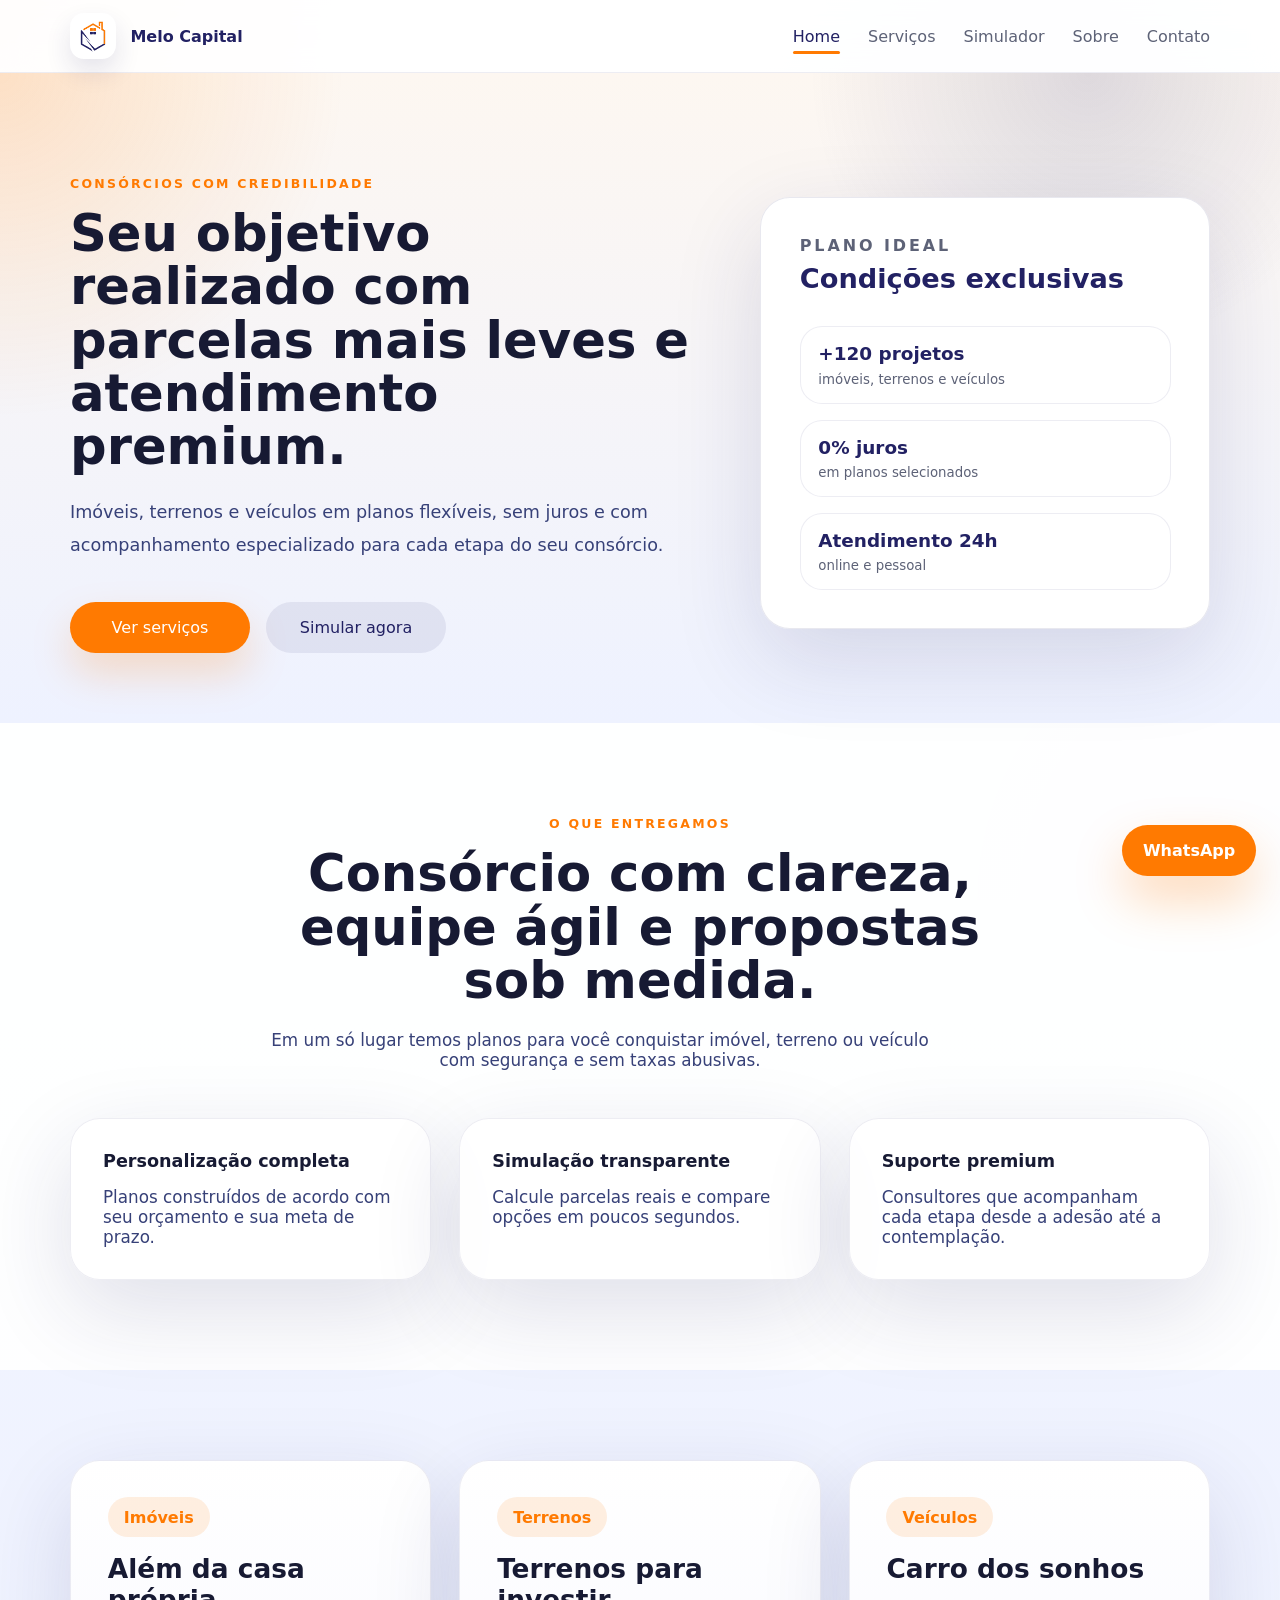
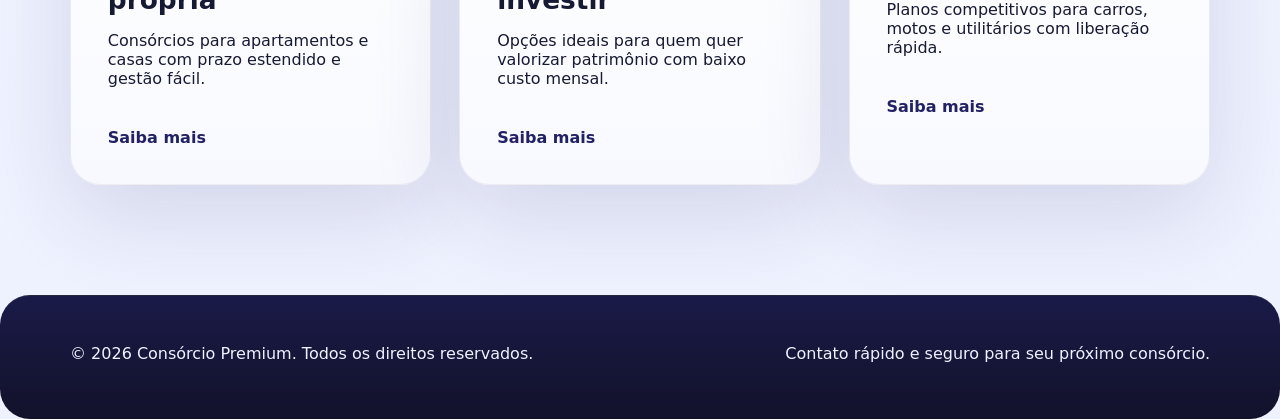
<file: index.html>
﻿<!DOCTYPE html>
<html lang="pt-BR">
  <head>
    <meta charset="UTF-8" />
    <meta name="viewport" content="width=device-width, initial-scale=1.0" />
    <title>Consórcio Premium | Home</title>
    <link rel="stylesheet" href="estilo.css" />
    <script src="script.js" defer></script>
  </head>
  <body>
    <header class="site-header">
      <div class="container header-inner">
        <a href="index.html" class="brand">
          <img src="logo.png" alt="Logo Consórcio Premium" class="brand-logo" />
          Melo Capital
        </a>
        <button class="menu-toggle" aria-expanded="false" aria-label="Abrir menu">Menu</button>
        <nav class="main-nav" aria-label="Menu principal">
          <a href="index.html">Home</a>
          <a href="servicos.html">Serviços</a>
          <a href="simulador.html">Simulador</a>
          <a href="sobre.html">Sobre</a>
          <a href="contato.html">Contato</a>
        </nav>
      </div>
    </header>

    <main>
      <section class="hero hero-home">
        <div class="container hero-grid">
          <div class="hero-copy">
            <span class="eyebrow">Consórcios com credibilidade</span>
            <h1>Seu objetivo realizado com parcelas mais leves e atendimento premium.</h1>
            <p>
              Imóveis, terrenos e veículos em planos flexíveis, sem juros e com
              acompanhamento especializado para cada etapa do seu consórcio.
            </p>
            <div class="hero-actions">
              <a class="btn btn-primary" href="servicos.html">Ver serviços</a>
              <a class="btn btn-secondary" href="simulador.html">Simular agora</a>
            </div>
          </div>

          <aside class="hero-panel">
            <div class="panel-head">
              <p>Plano ideal</p>
              <strong>Condições exclusivas</strong>
            </div>
            <div class="panel-features">
              <div>
                <span>+120 projetos</span>
                <small>imóveis, terrenos e veículos</small>
              </div>
              <div>
                <span>0% juros</span>
                <small>em planos selecionados</small>
              </div>
              <div>
                <span>Atendimento 24h</span>
                <small>online e pessoal</small>
              </div>
            </div>
          </aside>
        </div>
      </section>

      <section class="section section-overview">
        <div class="container">
          <div class="section-header center">
            <span class="eyebrow">O que entregamos</span>
            <h2>Consórcio com clareza, equipe ágil e propostas sob medida.</h2>
            <p>
              Em um só lugar temos planos para você conquistar imóvel, terreno ou
              veículo com segurança e sem taxas abusivas.
            </p>
          </div>

          <div class="feature-grid">
            <article class="feature-card">
              <strong>Personalização completa</strong>
              <p>Planos construídos de acordo com seu orçamento e sua meta de prazo.</p>
            </article>
            <article class="feature-card">
              <strong>Simulação transparente</strong>
              <p>Calcule parcelas reais e compare opções em poucos segundos.</p>
            </article>
            <article class="feature-card">
              <strong>Suporte premium</strong>
              <p>Consultores que acompanham cada etapa desde a adesão até a contemplação.</p>
            </article>
          </div>
        </div>
      </section>

      <section class="section section-preview">
        <div class="container preview-grid">
          <div class="preview-card">
            <span class="card-badge">Imóveis</span>
            <h3>Além da casa própria</h3>
            <p>Consórcios para apartamentos e casas com prazo estendido e gestão fácil.</p>
            <a href="servicos.html" class="link-card">Saiba mais</a>
          </div>
          <div class="preview-card">
            <span class="card-badge">Terrenos</span>
            <h3>Terrenos para investir</h3>
            <p>Opções ideais para quem quer valorizar patrimônio com baixo custo mensal.</p>
            <a href="servicos.html" class="link-card">Saiba mais</a>
          </div>
          <div class="preview-card">
            <span class="card-badge">Veículos</span>
            <h3>Carro dos sonhos</h3>
            <p>Planos competitivos para carros, motos e utilitários com liberação rápida.</p>
            <a href="servicos.html" class="link-card">Saiba mais</a>
          </div>
        </div>
      </section>
    </main>

    <a class="whatsapp-float" href="https://wa.me/551140001234" target="_blank" rel="noopener noreferrer">
      WhatsApp
    </a>

    <footer class="site-footer">
      <div class="container footer-inner">
        <p>© 2026 Consórcio Premium. Todos os direitos reservados.</p>
        <span>Contato rápido e seguro para seu próximo consórcio.</span>
      </div>
    </footer>
  </body>
</html>
</file>
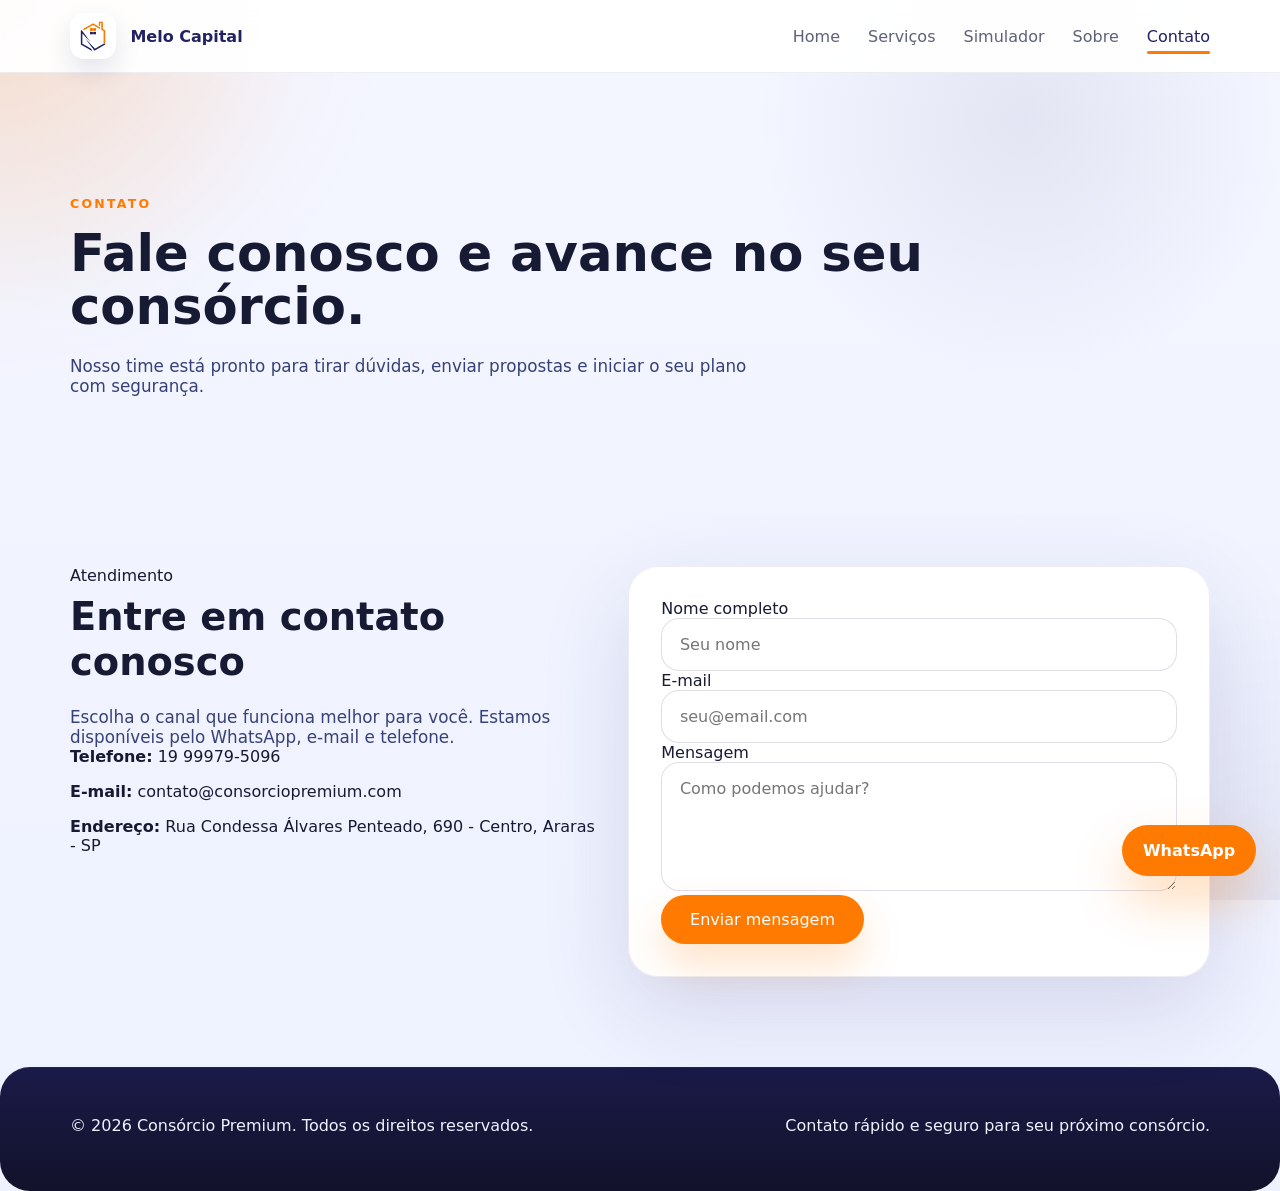
<file: contato.html>
﻿<!DOCTYPE html>
<html lang="pt-BR">
  <head>
    <meta charset="UTF-8" />
    <meta name="viewport" content="width=device-width, initial-scale=1.0" />
    <title>Consórcio Premium | Contato</title>
    <link rel="stylesheet" href="estilo.css" />
    <script src="script.js" defer></script>
  </head>
  <body>
    <header class="site-header">
      <div class="container header-inner">
        <a href="index.html" class="brand">
          <img src="logo.png" alt="Logo Melo Capital" class="brand-logo" />
          Melo Capital
        </a>
        <button class="menu-toggle" aria-expanded="false" aria-label="Abrir menu">Menu</button>
        <nav class="main-nav" aria-label="Menu principal">
          <a href="index.html">Home</a>
          <a href="servicos.html">Serviços</a>
          <a href="simulador.html">Simulador</a>
          <a href="sobre.html">Sobre</a>
          <a href="contato.html">Contato</a>
        </nav>
      </div>
    </header>

    <main>
      <section class="hero hero-page">
        <div class="container">
          <div class="page-heading">
            <span class="eyebrow">Contato</span>
            <h1>Fale conosco e avance no seu consórcio.</h1>
            <p>
              Nosso time está pronto para tirar dúvidas, enviar propostas e iniciar
              o seu plano com segurança.
            </p>
          </div>
        </div>
      </section>

      <section class="section section-contact">
        <div class="container contact-grid">
          <div class="contact-info">
            <span class="eyebrow">Atendimento</span>
            <h2>Entre em contato conosco</h2>
            <p>
              Escolha o canal que funciona melhor para você. Estamos disponíveis
              pelo WhatsApp, e-mail e telefone.
            </p>
            <ul class="contact-list">
              <li><strong>Telefone:</strong> 19 99979-5096</li>
              <li><strong>E-mail:</strong> contato@consorciopremium.com</li>
              <li><strong>Endereço:</strong>  Rua Condessa Álvares Penteado, 690 - Centro, Araras - SP</li>
            </ul>
          </div>
          <form class="contact-form">
            <label>
              Nome completo
              <input type="text" placeholder="Seu nome" />
            </label>
            <label>
              E-mail
              <input type="email" placeholder="seu@email.com" />
            </label>
            <label>
              Mensagem
              <textarea rows="5" placeholder="Como podemos ajudar?"></textarea>
            </label>
            <button type="button" class="btn btn-primary">Enviar mensagem</button>
          </form>
        </div>
      </section>
    </main>

    <a class="whatsapp-float" href="https://wa.me/551140001234" target="_blank" rel="noopener noreferrer">
      WhatsApp
    </a>

    <footer class="site-footer">
      <div class="container footer-inner">
        <p>© 2026 Consórcio Premium. Todos os direitos reservados.</p>
        <span>Contato rápido e seguro para seu próximo consórcio.</span>
      </div>
    </footer>
  </body>
</html>
</file>
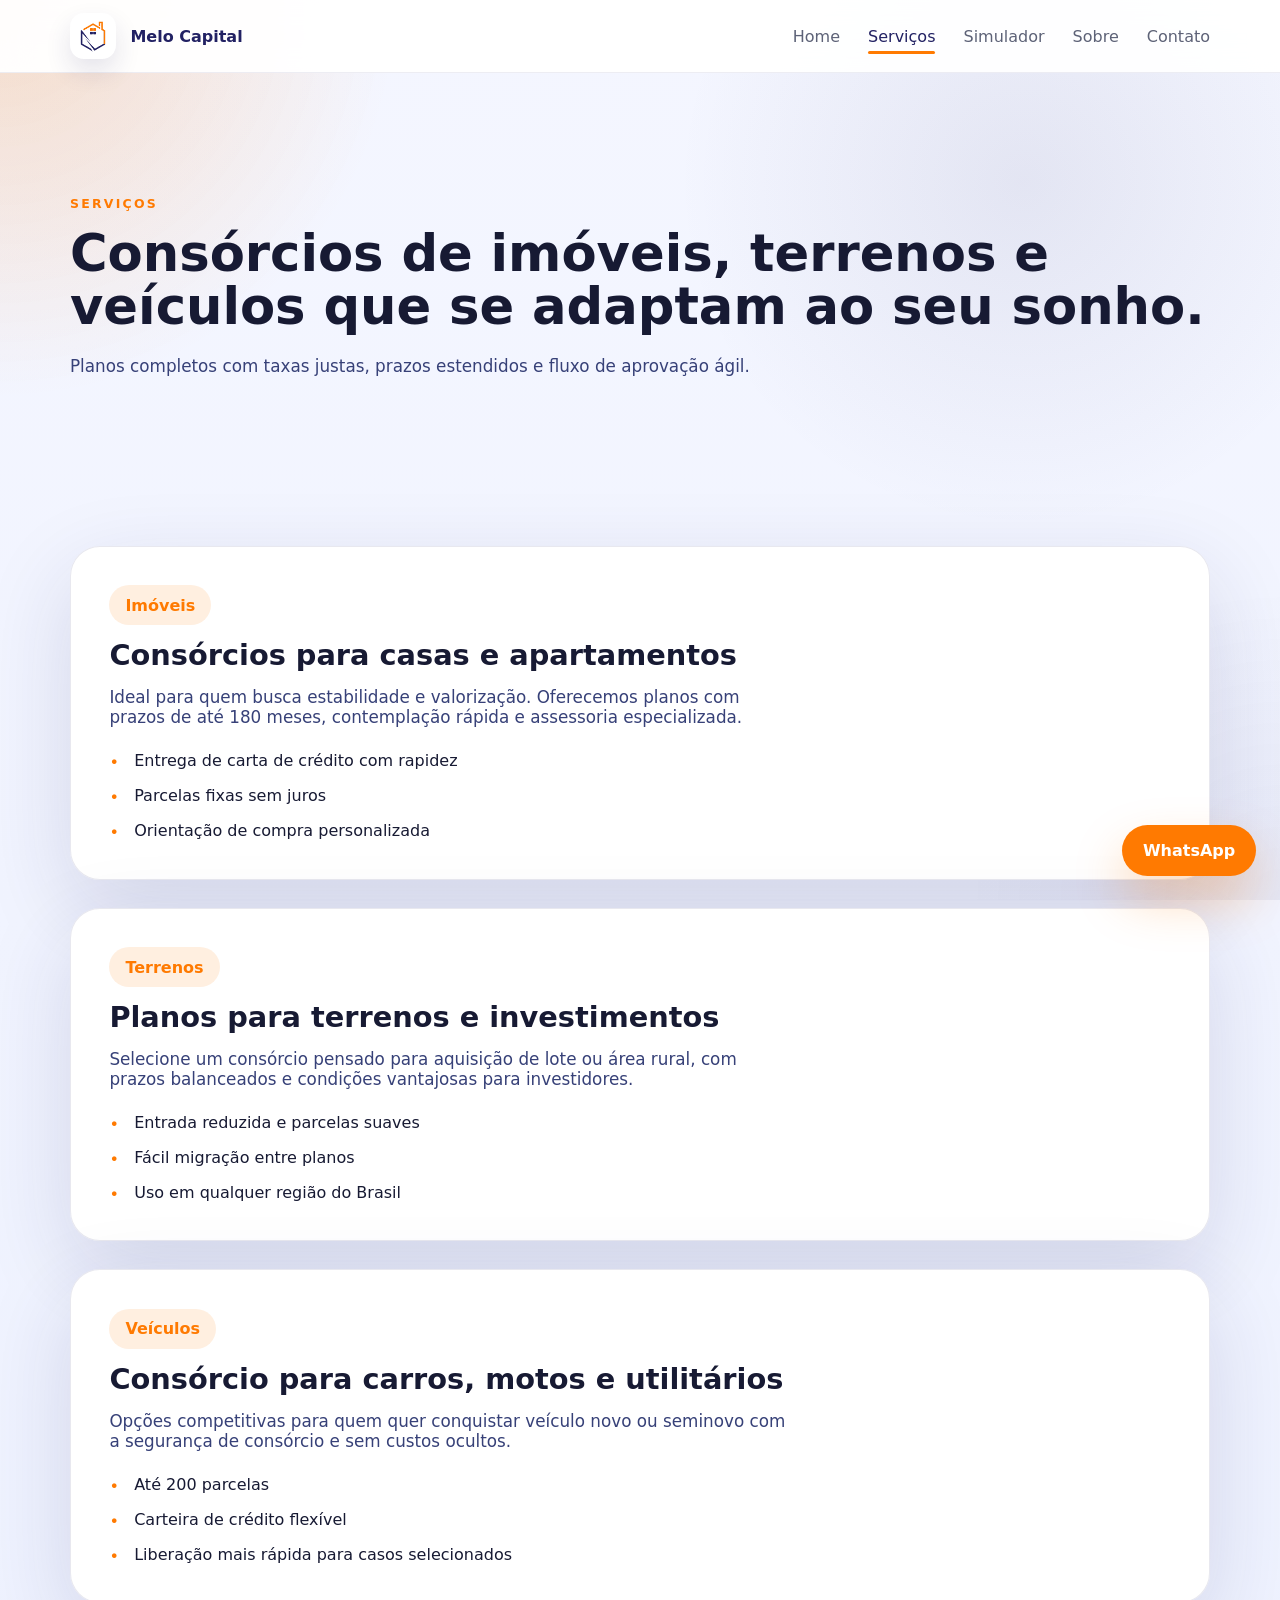
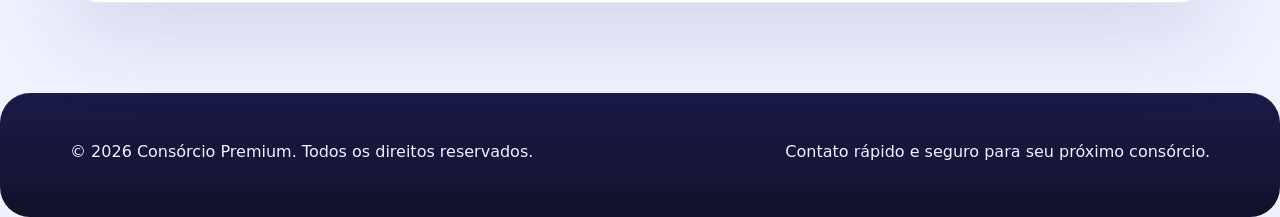
<file: servicos.html>
﻿<!DOCTYPE html>
<html lang="pt-BR">
  <head>
    <meta charset="UTF-8" />
    <meta name="viewport" content="width=device-width, initial-scale=1.0" />
    <title>Consórcio Premium | Serviços</title>
    <link rel="stylesheet" href="estilo.css" />
    <script src="script.js" defer></script>
  </head>
  <body>
    <header class="site-header">
      <div class="container header-inner">
        <a href="index.html" class="brand">
          <img src="logo.png" alt="Logo Melo Capital" class="brand-logo" />
          Melo Capital
        </a>
        <button class="menu-toggle" aria-expanded="false" aria-label="Abrir menu">Menu</button>
        <nav class="main-nav" aria-label="Menu principal">
          <a href="index.html">Home</a>
          <a href="servicos.html">Serviços</a>
          <a href="simulador.html">Simulador</a>
          <a href="sobre.html">Sobre</a>
          <a href="contato.html">Contato</a>
        </nav>
      </div>
    </header>

    <main>
      <section class="hero hero-page">
        <div class="container">
          <div class="page-heading">
            <span class="eyebrow">Serviços</span>
            <h1>Consórcios de imóveis, terrenos e veículos que se adaptam ao seu sonho.</h1>
            <p>
              Planos completos com taxas justas, prazos estendidos e fluxo de aprovação ágil.
            </p>
          </div>
        </div>
      </section>

      <section class="section section-services">
        <div class="container cards-grid">
          <article class="service-card service-large">
            <span class="card-badge">Imóveis</span>
            <h2>Consórcios para casas e apartamentos</h2>
            <p>
              Ideal para quem busca estabilidade e valorização. Oferecemos planos
              com prazos de até 180 meses, contemplação rápida e assessoria
              especializada.
            </p>
            <ul>
              <li>Entrega de carta de crédito com rapidez</li>
              <li>Parcelas fixas sem juros</li>
              <li>Orientação de compra personalizada</li>
            </ul>
          </article>
          <article class="service-card service-large">
            <span class="card-badge">Terrenos</span>
            <h2>Planos para terrenos e investimentos</h2>
            <p>
              Selecione um consórcio pensado para aquisição de lote ou área rural,
              com prazos balanceados e condições vantajosas para investidores.
            </p>
            <ul>
              <li>Entrada reduzida e parcelas suaves</li>
              <li>Fácil migração entre planos</li>
              <li>Uso em qualquer região do Brasil</li>
            </ul>
          </article>
          <article class="service-card service-large">
            <span class="card-badge">Veículos</span>
            <h2>Consórcio para carros, motos e utilitários</h2>
            <p>
              Opções competitivas para quem quer conquistar veículo novo ou seminovo
              com a segurança de consórcio e sem custos ocultos.
            </p>
            <ul>
              <li>Até 200 parcelas</li>
              <li>Carteira de crédito flexível</li>
              <li>Liberação mais rápida para casos selecionados</li>
            </ul>
          </article>
        </div>
      </section>
    </main>

    <a class="whatsapp-float" href="https://wa.me/551140001234" target="_blank" rel="noopener noreferrer">
      WhatsApp
    </a>

    <footer class="site-footer">
      <div class="container footer-inner">
        <p>© 2026 Consórcio Premium. Todos os direitos reservados.</p>
        <span>Contato rápido e seguro para seu próximo consórcio.</span>
      </div>
    </footer>
  </body>
</html>
</file>
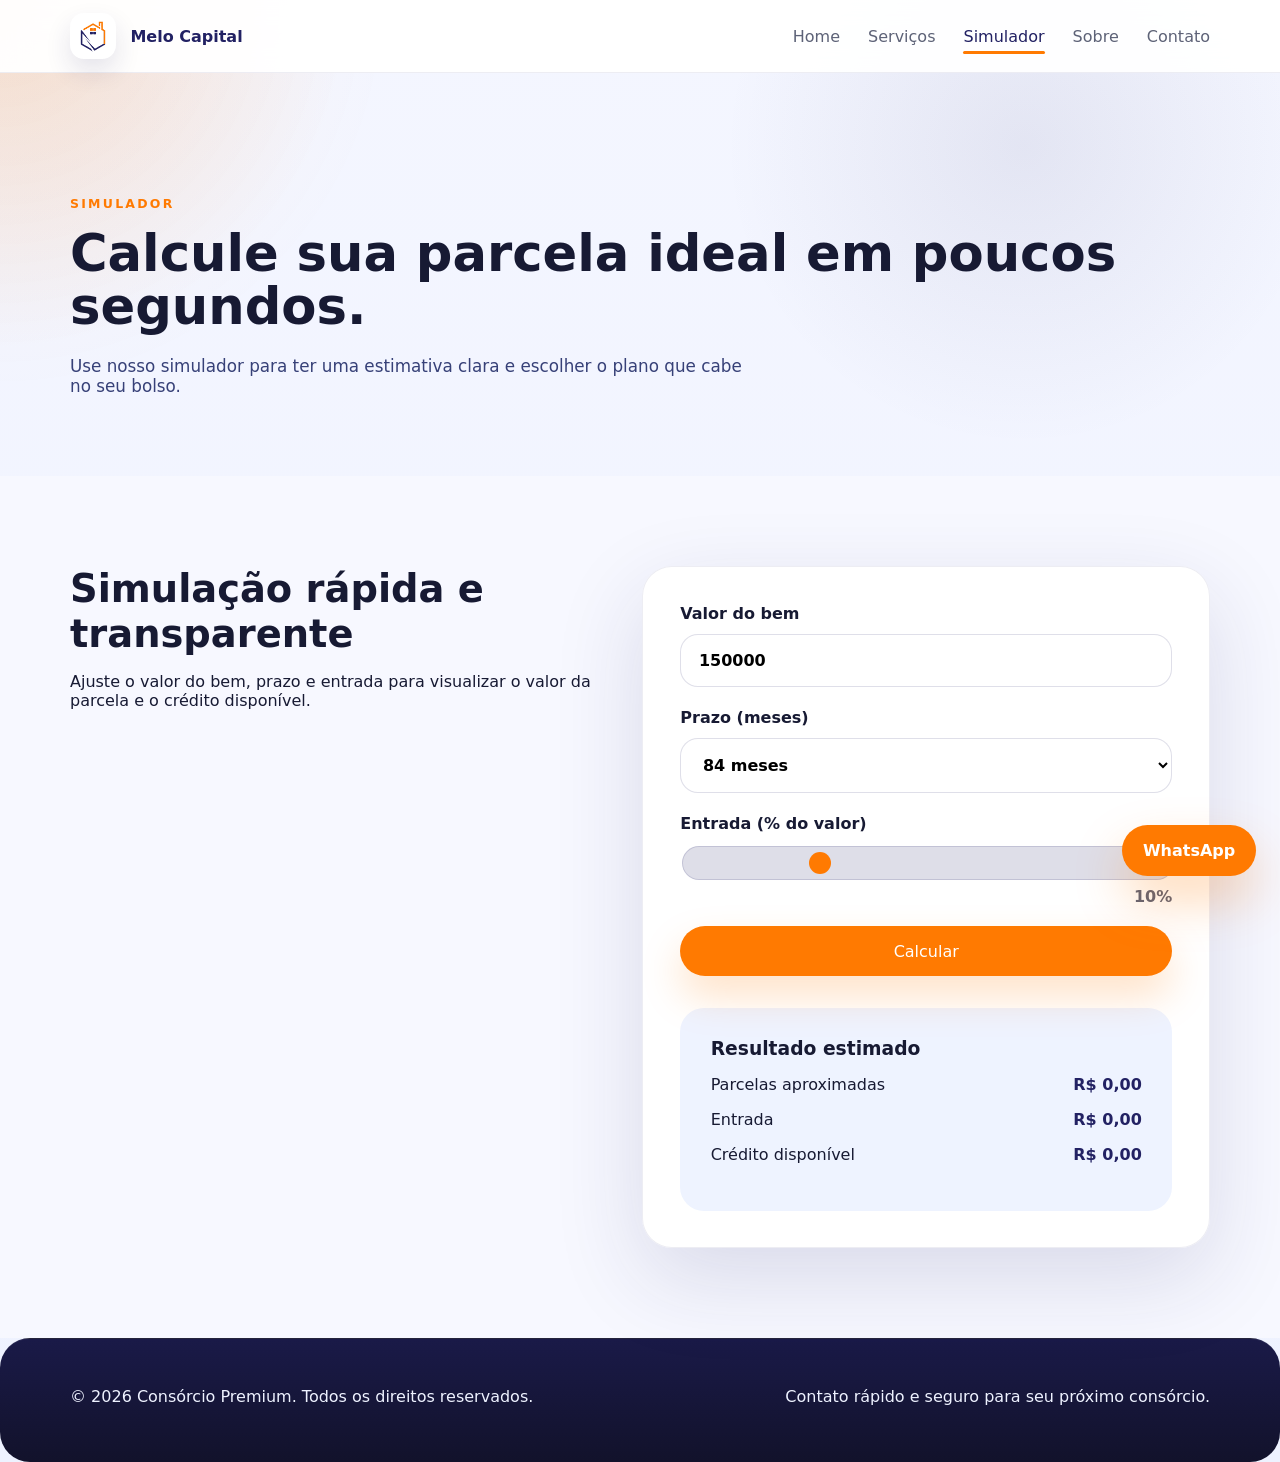
<file: simulador.html>
﻿<!DOCTYPE html>
<html lang="pt-BR">
  <head>
    <meta charset="UTF-8" />
    <meta name="viewport" content="width=device-width, initial-scale=1.0" />
    <title>Consórcio Premium | Simulador</title>
    <link rel="stylesheet" href="estilo.css" />
    <script src="script.js" defer></script>
  </head>
  <body>
    <header class="site-header">
       <div class="container header-inner">
        <a href="index.html" class="brand">
          <img src="logo.png" alt="Logo Consórcio Premium" class="brand-logo" />
         Melo Capital
        </a>
        <button class="menu-toggle" aria-expanded="false" aria-label="Abrir menu">Menu</button>
        <nav class="main-nav" aria-label="Menu principal">
          <a href="index.html">Home</a>
          <a href="servicos.html">Serviços</a>
          <a href="simulador.html">Simulador</a>
          <a href="sobre.html">Sobre</a>
          <a href="contato.html">Contato</a>
        </nav>
      </div>
    </header>

    <main>
      <section class="hero hero-page">
        <div class="container">
          <div class="page-heading">
            <span class="eyebrow">Simulador</span>
            <h1>Calcule sua parcela ideal em poucos segundos.</h1>
            <p>
              Use nosso simulador para ter uma estimativa clara e escolher o
              plano que cabe no seu bolso.
            </p>
          </div>
        </div>
      </section>

      <section class="section section-secondary">
        <div class="container simulator-grid">
          <div class="simulator-copy">
            <h2>Simulação rápida e transparente</h2>
            <p>
              Ajuste o valor do bem, prazo e entrada para visualizar o valor da
              parcela e o crédito disponível.
            </p>
          </div>
          <div class="simulator-card">
            <form id="simulador-form" class="simulator-form">
              <label>
                Valor do bem
                <input id="valorBem" type="number" min="1000" step="100" value="150000" />
              </label>
              <label>
                Prazo (meses)
                <select id="prazo">
                  <option value="60">60 meses</option>
                  <option value="84" selected>84 meses</option>
                  <option value="120">120 meses</option>
                  <option value="180">180 meses</option>
                </select>
              </label>
              <label>
                Entrada (% do valor)
                <input id="entrada" type="range" min="0" max="40" value="10" />
                <span class="range-value"><span id="entradaValor">10</span>%</span>
              </label>
              <button type="submit" class="btn btn-primary">Calcular</button>
            </form>

            <div class="simulator-results">
              <h3>Resultado estimado</h3>
              <div class="result-row">
                <span>Parcelas aproximadas</span>
                <strong id="parcela">R$ 1.250,00</strong>
              </div>
              <div class="result-row">
                <span>Entrada</span>
                <strong id="resultadoEntrada">R$ 15.000,00</strong>
              </div>
              <div class="result-row">
                <span>Crédito disponível</span>
                <strong id="creditoDisponivel">R$ 135.000,00</strong>
              </div>
            </div>
          </div>
        </div>
      </section>
    </main>

    <a class="whatsapp-float" href="https://wa.me/551140001234" target="_blank" rel="noopener noreferrer">
      WhatsApp
    </a>

    <footer class="site-footer">
      <div class="container footer-inner">
        <p>© 2026 Consórcio Premium. Todos os direitos reservados.</p>
        <span>Contato rápido e seguro para seu próximo consórcio.</span>
      </div>
    </footer>
  </body>
</html>
</file>
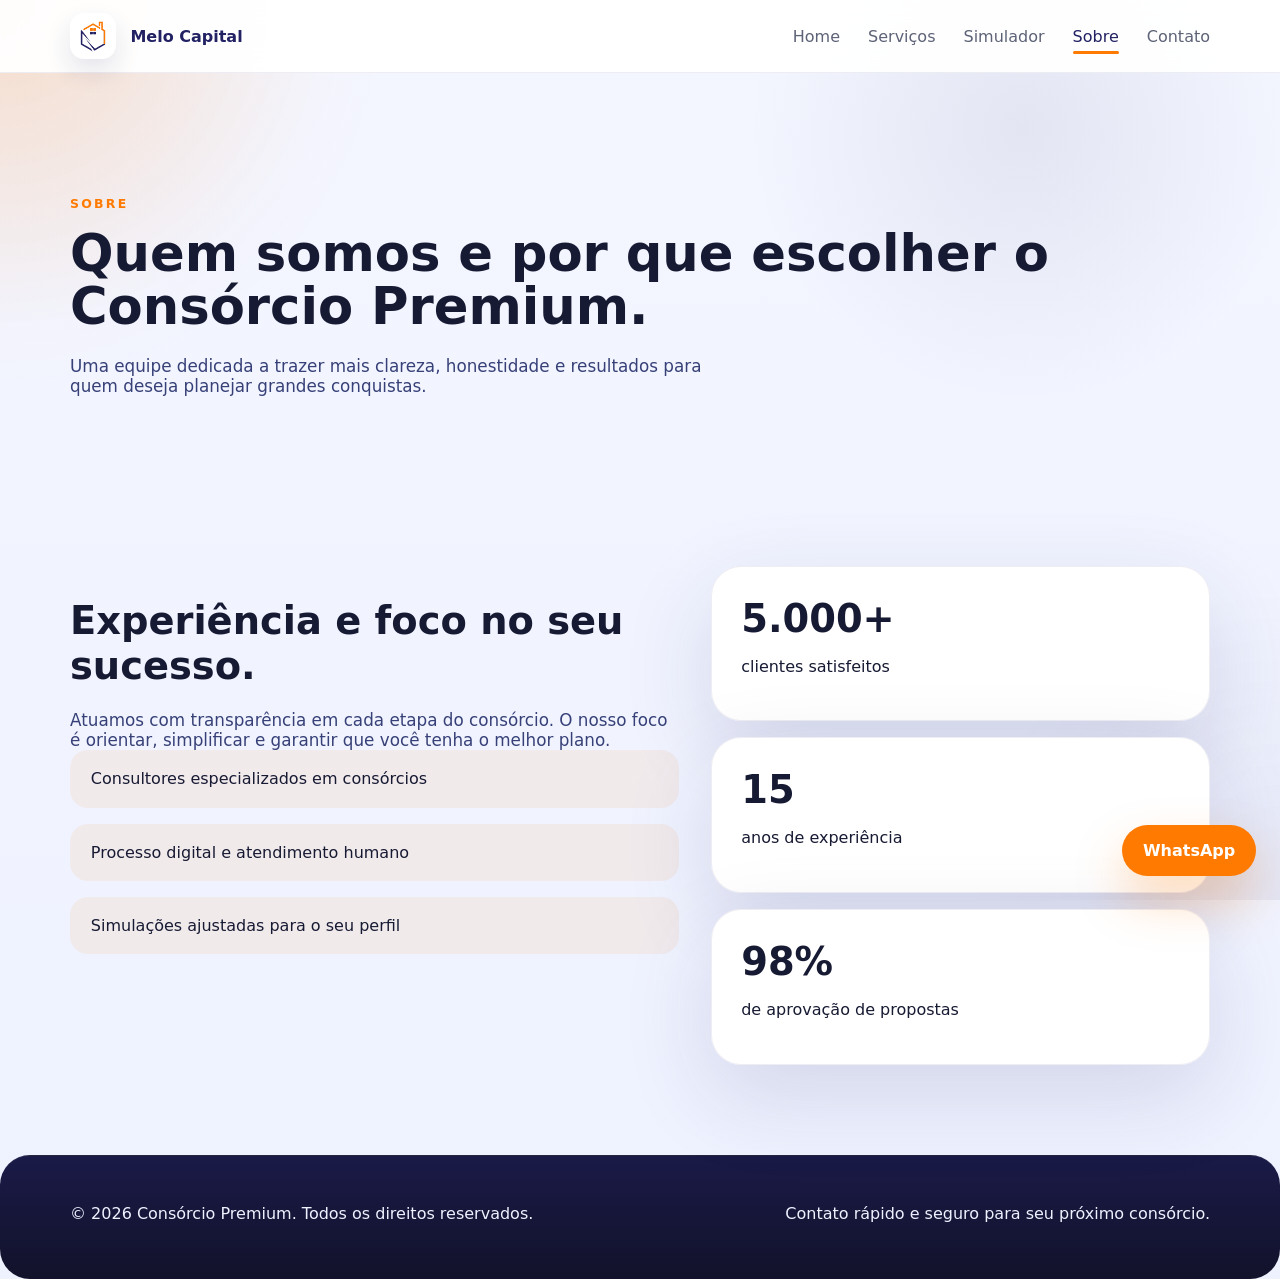
<file: sobre.html>
﻿<!DOCTYPE html>
<html lang="pt-BR">
  <head>
    <meta charset="UTF-8" />
    <meta name="viewport" content="width=device-width, initial-scale=1.0" />
    <title>Consórcio Premium | Sobre</title>
    <link rel="stylesheet" href="estilo.css" />
    <script src="script.js" defer></script>
  </head>
  <body>
    <header class="site-header">
      <div class="container header-inner">
        <a href="index.html" class="brand">
          <img src="logo.png" alt="Logo Melo Capital" class="brand-logo" />
          Melo Capital
        </a>
        <button class="menu-toggle" aria-expanded="false" aria-label="Abrir menu">Menu</button>
        <nav class="main-nav" aria-label="Menu principal">
          <a href="index.html">Home</a>
          <a href="servicos.html">Serviços</a>
          <a href="simulador.html">Simulador</a>
          <a href="sobre.html">Sobre</a>
          <a href="contato.html">Contato</a>
        </nav>
      </div>
    </header>

    <main>
      <section class="hero hero-page">
        <div class="container">
          <div class="page-heading">
            <span class="eyebrow">Sobre</span>
            <h1>Quem somos e por que escolher o Consórcio Premium.</h1>
            <p>
              Uma equipe dedicada a trazer mais clareza, honestidade e resultados
              para quem deseja planejar grandes conquistas.
            </p>
          </div>
        </div>
      </section>

      <section class="section section-about">
        <div class="container about-grid">
          <div class="about-copy">
            <h2>Experiência e foco no seu sucesso.</h2>
            <p>
              Atuamos com transparência em cada etapa do consórcio. O nosso foco é
              orientar, simplificar e garantir que você tenha o melhor plano.
            </p>
            <ul class="about-list">
              <li>Consultores especializados em consórcios</li>
              <li>Processo digital e atendimento humano</li>
              <li>Simulações ajustadas para o seu perfil</li>
            </ul>
          </div>

          <aside class="about-stats">
            <div class="stat-card">
              <strong>5.000+</strong>
              <p>clientes satisfeitos</p>
            </div>
            <div class="stat-card">
              <strong>15</strong>
              <p>anos de experiência</p>
            </div>
            <div class="stat-card">
              <strong>98%</strong>
              <p>de aprovação de propostas</p>
            </div>
          </aside>
        </div>
      </section>
    </main>

    <a class="whatsapp-float" href="https://wa.me/551140001234" target="_blank" rel="noopener noreferrer">
      WhatsApp
    </a>

    <footer class="site-footer">
      <div class="container footer-inner">
        <p>© 2026 Consórcio Premium. Todos os direitos reservados.</p>
        <span>Contato rápido e seguro para seu próximo consórcio.</span>
      </div>
    </footer>
  </body>
</html>
</file>
<file: estilo.css>
﻿:root {
  --primary: #ff7a01;
  --primary-dark: #d36000;
  --dark: #222163;
  --soft: #374178;
  --bg: #eef2ff;
  --surface: rgba(255, 255, 255, 0.95);
  --text: #171a33;
  --muted: #5d6277;
  --shadow: 0 30px 90px rgba(34, 33, 99, 0.14);
}

* {
  box-sizing: border-box;
}

html {
  scroll-behavior: smooth;
}

body {
  margin: 0;
  min-height: 100vh;
  font-family: Inter, system-ui, -apple-system, BlinkMacSystemFont, "Segoe UI", sans-serif;
  background: radial-gradient(circle at top left, rgba(255, 122, 1, 0.14), transparent 18%),
    radial-gradient(circle at 80% 10%, rgba(34, 33, 99, 0.08), transparent 18%),
    linear-gradient(180deg, #f4f6ff 0%, var(--bg) 100%);
  color: var(--text);
}

body::before {
  content: '';
  position: fixed;
  inset: 0;
  pointer-events: none;
  background: radial-gradient(circle at top left, rgba(255, 122, 1, 0.08), transparent 25%),
    radial-gradient(circle at bottom right, rgba(34, 33, 99, 0.06), transparent 20%);
}

img {
  display: block;
  max-width: 100%;
}

a {
  color: inherit;
  text-decoration: none;
}

button,
input,
select,
textarea {
  font: inherit;
}

.container {
  width: min(1140px, calc(100% - 36px));
  margin: 0 auto;
}

.site-header {
  position: sticky;
  top: 0;
  z-index: 25;
  background: rgba(255, 255, 255, 0.94);
  border-bottom: 1px solid rgba(34, 33, 99, 0.08);
  backdrop-filter: blur(14px);
}

.header-inner {
  display: flex;
  align-items: center;
  justify-content: space-between;
  gap: 1rem;
  min-height: 72px;
}

.brand {
  display: flex;
  align-items: center;
  gap: 0.9rem;
  font-weight: 800;
  color: var(--dark);
}

.brand-logo {
  width: 46px;
  height: 46px;
  object-fit: contain;
  border-radius: 14px;
  background: #fff;
  padding: 6px;
  box-shadow: 0 12px 26px rgba(34, 33, 99, 0.12);
}

.brand-mark {
  display: inline-flex;
  align-items: center;
  justify-content: center;
  width: 44px;
  height: 44px;
  border-radius: 16px;
  background: var(--dark);
  color: #fff;
  font-size: 0.95rem;
}

.menu-toggle {
  display: none;
  border: none;
  background: none;
  color: var(--dark);
  font-weight: 700;
  cursor: pointer;
}

.main-nav {
  display: flex;
  align-items: center;
  gap: 1.75rem;
}

.main-nav a {
  color: var(--muted);
  position: relative;
  transition: color 0.2s ease;
}

.main-nav a:hover,
.main-nav a.active {
  color: var(--dark);
}

.main-nav a.active::after {
  content: '';
  position: absolute;
  left: 0;
  bottom: -8px;
  width: 100%;
  height: 3px;
  border-radius: 999px;
  background: var(--primary);
}

.btn {
  display: inline-flex;
  align-items: center;
  justify-content: center;
  border: none;
  border-radius: 999px;
  padding: 0.95rem 1.8rem;
  transition: transform 0.2s ease, box-shadow 0.2s ease, background 0.2s ease;
  cursor: pointer;
}

.btn:hover {
  transform: translateY(-2px);
}

.btn-primary {
  background: var(--primary);
  color: #fff;
  box-shadow: 0 20px 40px rgba(255, 122, 1, 0.22);
}

.btn-secondary {
  background: rgba(34, 33, 99, 0.08);
  color: var(--dark);
}

main {
  position: relative;
  z-index: 1;
}

.hero {
  padding: 100px 0 70px;
}

.hero-home {
  background: radial-gradient(circle at top left, rgba(255, 122, 1, 0.18), transparent 24%),
    radial-gradient(circle at 85% 0%, rgba(34, 33, 99, 0.14), transparent 22%),
    linear-gradient(180deg, #fdf7f1 0%, var(--bg) 100%);
}

.hero-page {
  padding: 120px 0 80px;
}

.hero-grid {
  display: grid;
  grid-template-columns: 1.45fr 1fr;
  gap: 2.4rem;
  align-items: center;
}

.hero-copy {
  max-width: 620px;
}

.hero-copy .eyebrow,
.page-heading .eyebrow,
.section-header .eyebrow {
  display: inline-flex;
  align-items: center;
  color: var(--primary);
  font-weight: 700;
  text-transform: uppercase;
  letter-spacing: 0.18em;
  font-size: 0.78rem;
  margin-bottom: 1rem;
}

.hero-copy h1,
.page-heading h1,
.section-header h2,
.service-card h2 {
  margin: 0;
  line-height: 1.04;
  font-size: clamp(2.7rem, 4vw, 4.8rem);
}

.hero-copy p,
.page-heading p,
.section-header p,
.service-card p,
.feature-card p,
.about-copy p,
.contact-info p {
  margin: 1.4rem 0 0;
  max-width: 680px;
  color: var(--soft);
  font-size: 1.05rem;
}

.hero-copy p {
  font-size: 1.1rem;
  line-height: 1.9;
}

.hero-actions {
  display: flex;
  gap: 1rem;
  margin-top: 2.5rem;
  flex-wrap: wrap;
}

.hero-actions .btn {
  min-width: 180px;
  padding: 1rem 1.9rem;
}

.hero-panel {
  background: linear-gradient(180deg, rgba(255, 255, 255, 0.98) 0%, rgba(244, 247, 255, 0.98) 100%);
  border: 1px solid rgba(34, 33, 99, 0.09);
  box-shadow: 0 35px 80px rgba(34, 33, 99, 0.12);
  padding: 2.6rem;
}

.panel-head {
  display: grid;
  gap: 0.7rem;
  margin-bottom: 2rem;
}

.panel-head p {
  margin: 0;
  color: var(--primary);
  font-weight: 700;
  text-transform: uppercase;
  letter-spacing: 0.18em;
}

.panel-head strong {
  font-size: 1.95rem;
  color: var(--dark);
}

.panel-features {
  display: grid;
  gap: 1rem;
}

.panel-features div {
  padding: 1.1rem 1.25rem;
  background: rgba(255, 255, 255, 0.95);
  border-radius: 22px;
  border: 1px solid rgba(34, 33, 99, 0.08);
}

.panel-features div span {
  display: block;
  font-size: 1.15rem;
  font-weight: 700;
  color: var(--dark);
}

.panel-features div small {
  display: block;
  margin-top: 0.45rem;
  color: var(--muted);
}

.hero-panel,
.panel-head,
.panel-features,
.feature-card,
.preview-card,
.service-card,
.simulator-card,
.about-stats .stat-card,
.contact-form,
.contact-info,
.site-footer {
  border-radius: 30px;
}

.hero-panel {
  background: rgba(255, 255, 255, 0.98);
  border: 1px solid rgba(34, 33, 99, 0.1);
  box-shadow: var(--shadow);
  padding: 2.4rem;
}

.panel-head {
  display: grid;
  gap: 0.5rem;
  margin-bottom: 2rem;
}

.panel-head p {
  margin: 0;
  color: var(--muted);
  font-weight: 700;
}

.panel-head strong {
  font-size: 1.7rem;
}

.panel-features {
  display: grid;
  gap: 1rem;
}

.panel-features div {
  padding: 1rem 1.1rem;
  background: rgba(255, 255, 255, 0.82);
  border-radius: 22px;
  border: 1px solid rgba(34, 33, 99, 0.08);
}

.panel-features span {
  display: block;
  font-weight: 700;
}

.panel-features small {
  color: var(--muted);
}

.section {
  padding: 90px 0;
}

.section-overview {
  background: rgba(255, 255, 255, 0.92);
}

.section-header.center {
  text-align: center;
  max-width: 760px;
  margin: 0 auto 3rem;
}

.feature-grid {
  display: grid;
  grid-template-columns: repeat(3, minmax(0, 1fr));
  gap: 1.75rem;
}

.feature-card {
  background: rgba(255, 255, 255, 0.96);
  box-shadow: var(--shadow);
  padding: 2rem;
  border: 1px solid rgba(34, 33, 99, 0.08);
}

.feature-card strong {
  display: block;
  font-size: 1.1rem;
}

.feature-card p {
  margin-top: 1rem;
}

.section-preview {
  padding-bottom: 110px;
}

.preview-grid {
  display: grid;
  grid-template-columns: repeat(3, minmax(0, 1fr));
  gap: 1.75rem;
}

.preview-card {
  background: linear-gradient(180deg, #ffffff 0%, #f8f9ff 100%);
  border: 1px solid rgba(34, 33, 99, 0.08);
  box-shadow: var(--shadow);
  padding: 2.3rem;
}

.preview-card h3 {
  font-size: 1.65rem;
  margin: 1rem 0 0.85rem;
}

.link-card {
  display: inline-block;
  margin-top: 1.5rem;
  color: var(--dark);
  font-weight: 700;
}

.card-badge {
  display: inline-flex;
  align-items: center;
  height: 2.5rem;
  padding: 0 1rem;
  border-radius: 999px;
  background: rgba(255, 122, 1, 0.12);
  color: var(--primary);
  font-weight: 700;
}

.cards-grid {
  display: grid;
  gap: 1.75rem;
}

.service-card {
  background: rgba(255, 255, 255, 0.98);
  border: 1px solid rgba(34, 33, 99, 0.1);
  box-shadow: var(--shadow);
  padding: 2.4rem;
}

.service-large h2 {
  margin-top: 1rem;
  font-size: 1.8rem;
}

.service-card p {
  margin: 1rem 0 1.5rem;
}

.service-card ul {
  list-style: none;
  margin: 0;
  padding: 0;
  display: grid;
  gap: 1rem;
}

.service-card li {
  position: relative;
  padding-left: 1.55rem;
  color: var(--text);
}

.service-card li::before {
  content: "\2022";
  position: absolute;
  left: 0;
  top: 2px;
  color: var(--primary);
}

.section-secondary {
  background: #f7f8ff;
}

.simulator-grid {
  display: grid;
  grid-template-columns: 1fr 1.05fr;
  gap: 2rem;
  align-items: start;
}

.simulator-copy h2 {
  font-size: clamp(2rem, 3vw, 2.8rem);
  margin: 0 0 1rem;
}

.simulator-copy p {
  margin-top: 1rem;
}

.simulator-card {
  background: rgba(255, 255, 255, 0.98);
  border: 1px solid rgba(34, 33, 99, 0.08);
  box-shadow: var(--shadow);
  padding: 2.3rem;
}

.simulator-form {
  display: grid;
  gap: 1.3rem;
}

.simulator-form label {
  display: grid;
  gap: 0.7rem;
  font-weight: 600;
}

.simulator-form input,
.simulator-form select,
.contact-form input,
.contact-form textarea {
  width: 100%;
  border: 1px solid rgba(34, 33, 99, 0.14);
  border-radius: 18px;
  padding: 1rem 1.1rem;
  background: #fff;
}

.simulator-form input[type='range'] {
  appearance: none;
  width: 100%;
  height: 8px;
  background: rgba(34, 33, 99, 0.15);
  border-radius: 999px;
}

.simulator-form input[type='range']::-webkit-slider-thumb {
  appearance: none;
  width: 22px;
  height: 22px;
  border-radius: 50%;
  background: var(--primary);
}

.range-value {
  margin-top: -0.4rem;
  text-align: right;
  color: var(--muted);
}

.simulator-results {
  margin-top: 2rem;
  padding: 1.9rem;
  border-radius: 24px;
  background: #eef3ff;
}

.simulator-results h3 {
  margin: 0 0 1rem;
}

.result-row {
  display: flex;
  justify-content: space-between;
  gap: 1rem;
  margin-bottom: 1rem;
}

.result-row strong {
  color: var(--dark);
}

.about-grid {
  display: grid;
  grid-template-columns: 1.1fr 0.9fr;
  gap: 2rem;
}

.about-copy h2 {
  font-size: clamp(2.2rem, 3vw, 3rem);
  margin-bottom: 1.1rem;
}

.about-copy p {
  max-width: 640px;
}

.about-list {
  list-style: none;
  margin: 0;
  padding: 0;
  display: grid;
  gap: 1rem;
}

.about-list li {
  background: rgba(255, 122, 1, 0.08);
  padding: 1.2rem 1.3rem;
  border-radius: 18px;
}

.about-stats {
  display: grid;
  gap: 1rem;
}

.stat-card {
  background: rgba(255, 255, 255, 0.98);
  padding: 1.8rem;
  box-shadow: var(--shadow);
  border: 1px solid rgba(34, 33, 99, 0.08);
}

.stat-card strong {
  display: block;
  font-size: 2.4rem;
  margin-bottom: 0.65rem;
}

.contact-grid {
  display: grid;
  grid-template-columns: 0.95fr 1.05fr;
  gap: 2rem;
}

.contact-info h2 {
  font-size: clamp(2.2rem, 3vw, 3rem);
  margin: 0.6rem 0 1rem;
}

.contact-list {
  list-style: none;
  margin: 0;
  padding: 0;
  display: grid;
  gap: 1rem;
}

.contact-list li {
  color: var(--text);
}

.contact-form {
  background: rgba(255, 255, 255, 0.98);
  border: 1px solid rgba(34, 33, 99, 0.08);
  box-shadow: var(--shadow);
  padding: 2rem;
}

.contact-form button {
  width: auto;
}

.whatsapp-float {
  position: fixed;
  right: 1.5rem;
  bottom: 1.5rem;
  display: inline-flex;
  align-items: center;
  justify-content: center;
  background: var(--primary);
  color: #fff;
  padding: 1rem 1.3rem;
  border-radius: 999px;
  box-shadow: 0 24px 50px rgba(255, 122, 1, 0.28);
  z-index: 30;
  font-weight: 700;
}

.site-footer {
  background: linear-gradient(180deg, #1a1a48 0%, #12122b 100%);
  color: #eef2ff;
  padding: 3rem 0 3.5rem;
  border-top: 1px solid rgba(255, 255, 255, 0.08);
}

.footer-inner {
  display: flex;
  align-items: flex-start;
  justify-content: space-between;
  gap: 2rem;
  flex-wrap: wrap;
}

.footer-panel,
.footer-card {
  display: flex;
  flex-direction: column;
  gap: 0.9rem;
}

.footer-panel {
  max-width: 540px;
}

.footer-logo-wrap {
  display: flex;
  align-items: center;
  gap: 0.9rem;
}

.footer-logo {
  width: 44px;
  height: 44px;
  object-fit: contain;
  border-radius: 16px;
  background: #fff;
  padding: 6px;
  box-shadow: 0 12px 24px rgba(0, 0, 0, 0.15);
}

.footer-badge {
  display: inline-flex;
  align-items: center;
  justify-content: center;
  width: fit-content;
  padding: 0.65rem 1rem;
  border-radius: 999px;
  background: rgba(255, 122, 1, 0.16);
  color: #fff;
  font-weight: 700;
  letter-spacing: 0.12em;
  text-transform: uppercase;
  font-size: 0.75rem;
}

.footer-copy {
  margin: 0;
  font-size: 1.05rem;
  font-weight: 700;
  line-height: 1.6;
}

.footer-subtitle {
  color: rgba(255, 255, 255, 0.75);
  font-size: 0.95rem;
  line-height: 1.8;
}

.footer-card {
  min-width: 260px;
  padding: 1.45rem 1.65rem;
  border-radius: 28px;
  background: rgba(255, 255, 255, 0.06);
  border: 1px solid rgba(255, 255, 255, 0.1);
  box-shadow: 0 24px 60px rgba(0, 0, 0, 0.15);
}

.footer-note {
  margin: 0;
  font-size: 1.12rem;
  font-weight: 700;
  line-height: 1.55;
}

.footer-contacts {
  display: grid;
  gap: 0.8rem;
}

.footer-contacts a {
  display: inline-flex;
  align-items: center;
  gap: 0.7rem;
  padding: 0.85rem 1rem;
  border-radius: 18px;
  background: rgba(255, 255, 255, 0.08);
  border: 1px solid rgba(255, 255, 255, 0.12);
  color: #fff;
  font-weight: 600;
  transition: transform 0.2s ease, background 0.2s ease, border-color 0.2s ease;
}

.footer-contacts a:hover {
  transform: translateY(-1px);
  background: rgba(255, 255, 255, 0.12);
  border-color: rgba(255, 122, 1, 0.35);
}

.footer-inner p,
.footer-inner small {
  margin: 0;
}

@media (max-width: 760px) {
  .footer-inner {
    justify-content: center;
    text-align: center;
  }

  .footer-panel,
  .footer-card {
    width: 100%;
    align-items: center;
  }

  .footer-card {
    padding: 1.75rem 1.35rem;
  }

  .footer-contacts a {
    justify-content: center;
  }
}

@media (max-width: 960px) {
  .hero-grid,
  .feature-grid,
  .preview-grid,
  .simulator-grid,
  .about-grid,
  .contact-grid {
    grid-template-columns: 1fr;
  }

  .cards-grid {
    grid-template-columns: 1fr;
  }
}

@media (max-width: 760px) {
  .header-inner {
    flex-wrap: wrap;
    justify-content: space-between;
  }

  .menu-toggle {
    display: inline-flex;
  }

  .main-nav {
    position: absolute;
    left: 0;
    right: 0;
    top: 72px;
    background: rgba(255, 255, 255, 0.98);
    flex-direction: column;
    align-items: stretch;
    padding: 1rem 1.5rem 1.5rem;
    gap: 1rem;
    border-bottom: 1px solid rgba(34, 33, 99, 0.08);
    transform: translateY(-120%);
    opacity: 0;
    pointer-events: none;
    transition: transform 0.25s ease, opacity 0.25s ease;
  }

  .main-nav.open {
    transform: translateY(0);
    opacity: 1;
    pointer-events: auto;
  }

  .main-nav a {
    padding: 0.75rem 0;
    border-bottom: 1px solid rgba(34, 33, 99, 0.08);
  }

  .hero {
    padding-top: 100px;
  }

  .hero-copy h1,
  .page-heading h1 {
    font-size: 2.4rem;
  }

  .footer-inner {
    flex-direction: column;
    align-items: center;
    text-align: center;
  }
}
</file>
